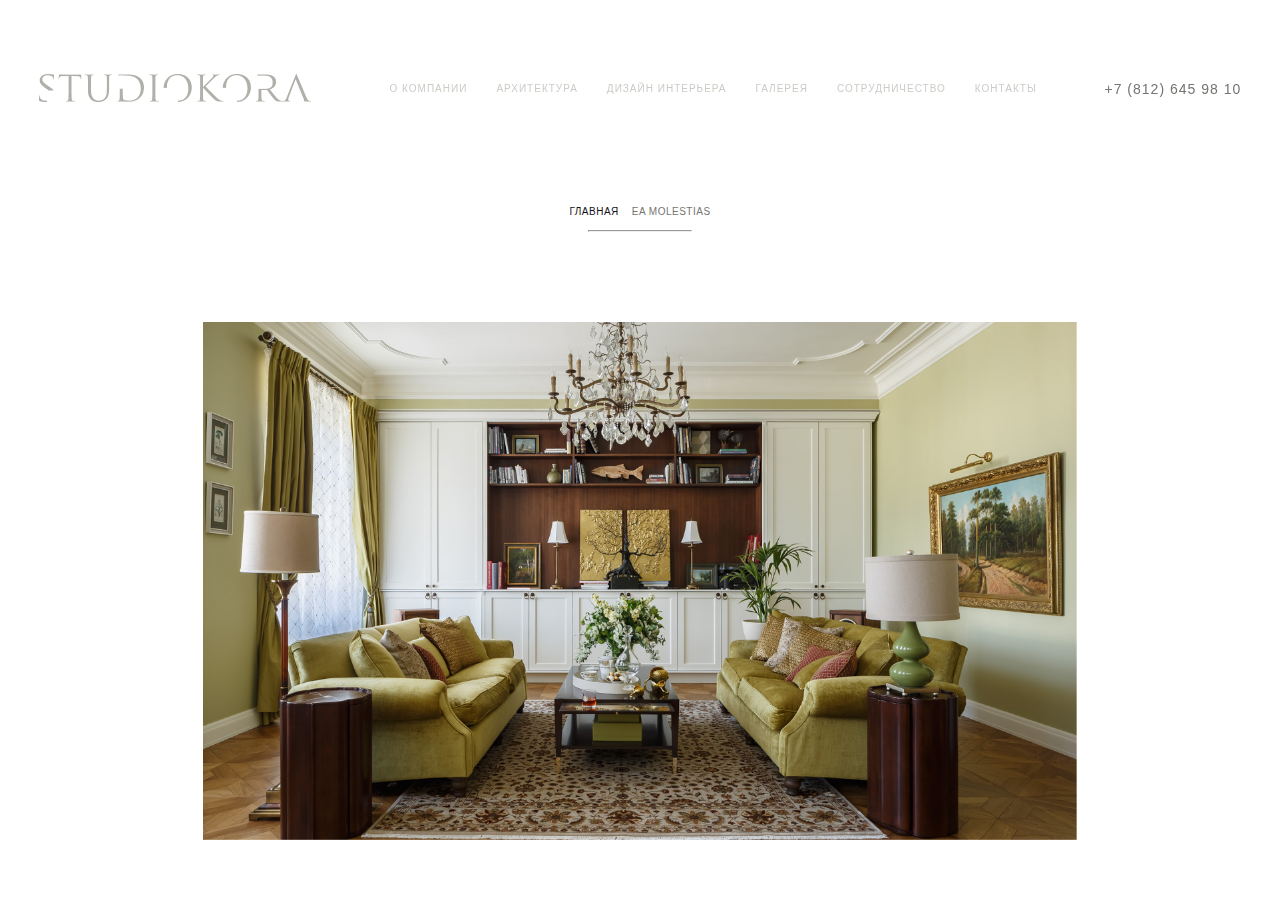
<file: ea_molestias.html>
<!DOCTYPE html>
<html lang="en">
  <head>
    <meta charset="UTF-8" />
    <meta http-equiv="X-UA-Compatible" content="IE=edge" />
    <meta name="viewport" content="width=device-width, initial-scale=1.0" />
    <title>Document</title>
    <link rel="stylesheet" href="/ea_molestias.css" />
  </head>
  <header>
    <nav class="header_navbar">
      <img class="navbarLogo" src="./assets/logo/Vector.png" alt="" />
      <ul class="navLinks">
        <li><a href="">О КОМПАНИИ</a></li>
        <li><a href="">АРХИТЕКТУРА</a></li>
        <li><a href="">ДИЗАЙН ИНТЕРЬЕРА</a></li>
        <li><a href="">ГАЛЕРЕЯ</a></li>
        <li><a href="">СОТРУДНИЧЕСТВО</a></li>
        <li><a href="">КОНТАКТЫ</a></li>
      </ul>
      <div>
        <p class="navPhone">+7 (812) 645 98 10</p>
      </div>
    </nav>
    <nav class="header_mobile_navbar">
      <img src="./assets/logo/phone.png" alt="" id="callBtn" />
      <img
        class="mobileNavbarLogo"
        src="./assets/logo/Vector.png"
        alt=""
        id="navbarMobileLogo"
      />
      <img src="./assets/logo/burger.png" id="closeBtn" alt="" />
    </nav>
    <section class="header_mobile_menu">
      <ul class="menu">
        <li><a href="">О КОМПАНИИ</a></li>
        <li><a href="">АРХИТЕКТУРА</a></li>
        <li><a href="">ДИЗАЙН ИНТЕРЬЕРА</a></li>
        <li><a href="">ГАЛЕРЕЯ</a></li>
        <li><a href="">СОТРУДНИЧЕСТВО</a></li>
        <li><a href="">КОНТАКТЫ</a></li>
      </ul>
      <p>санкт-петербург, ул. зверинская 33, офис 13</p>
      <ul class="links">
        <li>
          <a href=""><img src="./assets/logo/facebook.png" alt="" /></a>
        </li>
        <li>
          <a href=""><img src="./assets/logo/youtube.png" alt="" /></a>
        </li>
        <li>
          <a href=""><img src="./assets/logo/instagram.png" alt="" /></a>
        </li>
      </ul>
    </section>
    <section class="siteMap">
      <ul>
        <li><a href="./index.html">Главная</a></li>
        <li><a href="./ea_molestias.html" id="current">Ea molestias</a></li>
      </ul>
      <hr width="8%" />
    </section>
  </header>
  <main class="main" id="3">
      <h1></h1>
      <div class="main-text">
        <p></p>
      </div>
    </div>
    <img src="./assets/projects/Rectangle 27.jpg" alt="" />
  </main>
  <body>
    <script src="./scripts/fetch_page.js"></script>
    <script src="./scripts/mobile_menu.js"></script>
    <script src="./scripts/navScroll.js"></script>
  </body>
</html>
</file>
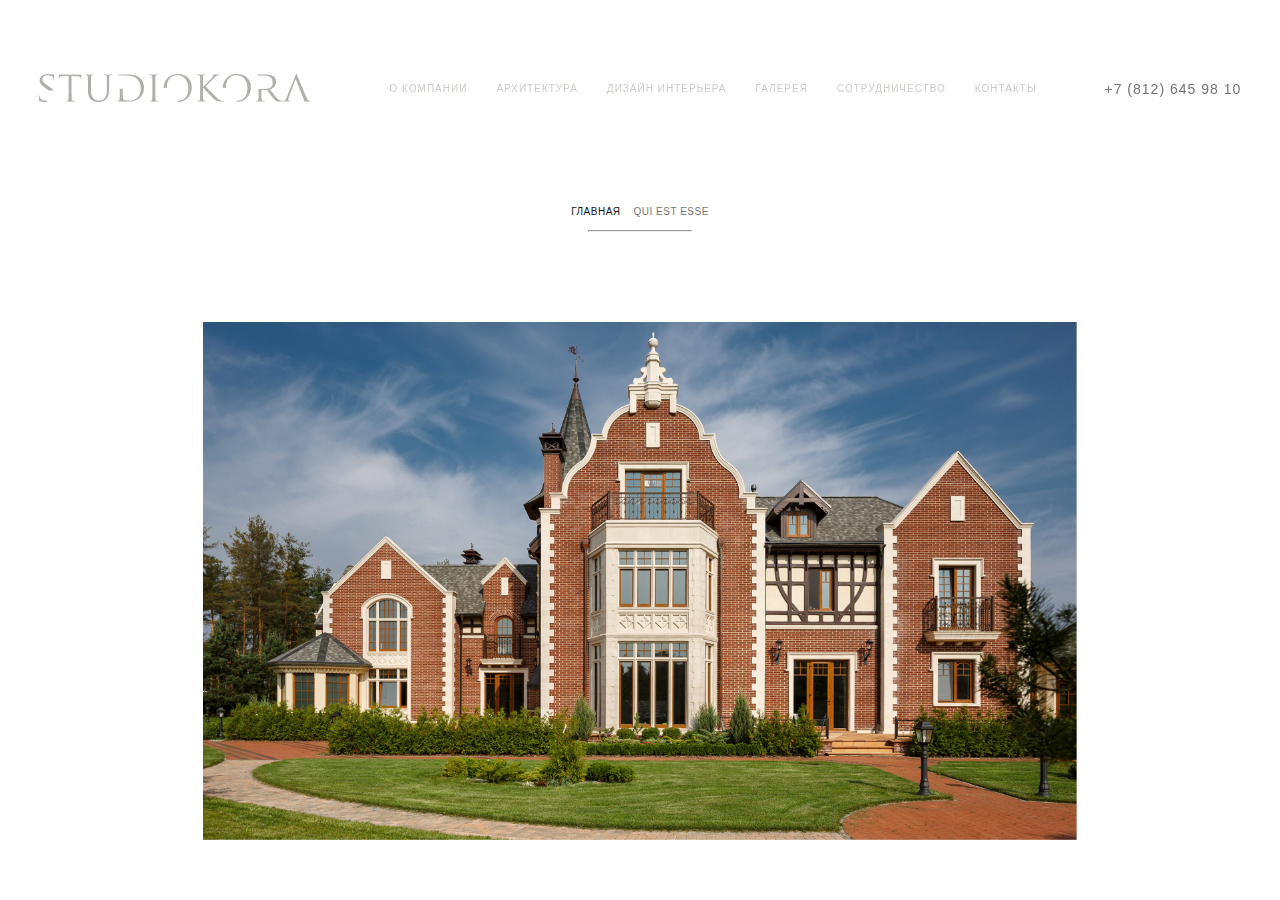
<file: est_rerum.html>
<!DOCTYPE html>
<html lang="en">
  <head>
    <meta charset="UTF-8" />
    <meta http-equiv="X-UA-Compatible" content="IE=edge" />
    <meta name="viewport" content="width=device-width, initial-scale=1.0" />
    <title>Document</title>
    <link rel="stylesheet" href="/est_rerum.css" />
  </head>
  <header>
    <nav class="header_navbar">
      <img class="navbarLogo" src="./assets/logo/Vector.png" alt="" />
      <ul class="navLinks">
        <li><a href="">О КОМПАНИИ</a></li>
        <li><a href="">АРХИТЕКТУРА</a></li>
        <li><a href="">ДИЗАЙН ИНТЕРЬЕРА</a></li>
        <li><a href="">ГАЛЕРЕЯ</a></li>
        <li><a href="">СОТРУДНИЧЕСТВО</a></li>
        <li><a href="">КОНТАКТЫ</a></li>
      </ul>
      <div>
        <p class="navPhone">+7 (812) 645 98 10</p>
      </div>
    </nav>
    <nav class="header_mobile_navbar">
      <img src="./assets/logo/phone.png" alt="" id="callBtn" />
      <img
        class="mobileNavbarLogo"
        src="./assets/logo/Vector.png"
        alt=""
        id="navbarMobileLogo"
      />
      <img src="./assets/logo/burger.png" id="closeBtn" alt="" />
    </nav>
    <section class="header_mobile_menu">
      <ul class="menu">
        <li><a href="">О КОМПАНИИ</a></li>
        <li><a href="">АРХИТЕКТУРА</a></li>
        <li><a href="">ДИЗАЙН ИНТЕРЬЕРА</a></li>
        <li><a href="">ГАЛЕРЕЯ</a></li>
        <li><a href="">СОТРУДНИЧЕСТВО</a></li>
        <li><a href="">КОНТАКТЫ</a></li>
      </ul>
      <p>санкт-петербург, ул. зверинская 33, офис 13</p>
      <ul class="links">
        <li>
          <a href=""><img src="./assets/logo/facebook.png" alt="" /></a>
        </li>
        <li>
          <a href=""><img src="./assets/logo/youtube.png" alt="" /></a>
        </li>
        <li>
          <a href=""><img src="./assets/logo/instagram.png" alt="" /></a>
        </li>
      </ul>
    </section>
    <section class="siteMap">
      <ul>
        <li><a href="./index.html">Главная</a></li>
        <li><a href="./est_rerum.html" id="current">Qui Est Esse</a></li>
      </ul>
      <hr width="8%" />
    </section>
  </header>
  <main class="main" id="2">
      <h1></h1>
      <div class="main-text">
        <p></p>
      </div>
    </div>
    <img src="./assets/projects/Rectangle 26.jpg" alt="" />
  </main>
  <body>
    <script src="./scripts/fetch_page.js"></script>
    <script src="./scripts/mobile_menu.js"></script>
    <script src="./scripts/navScroll.js"></script>
  </body>
</html>
</file>
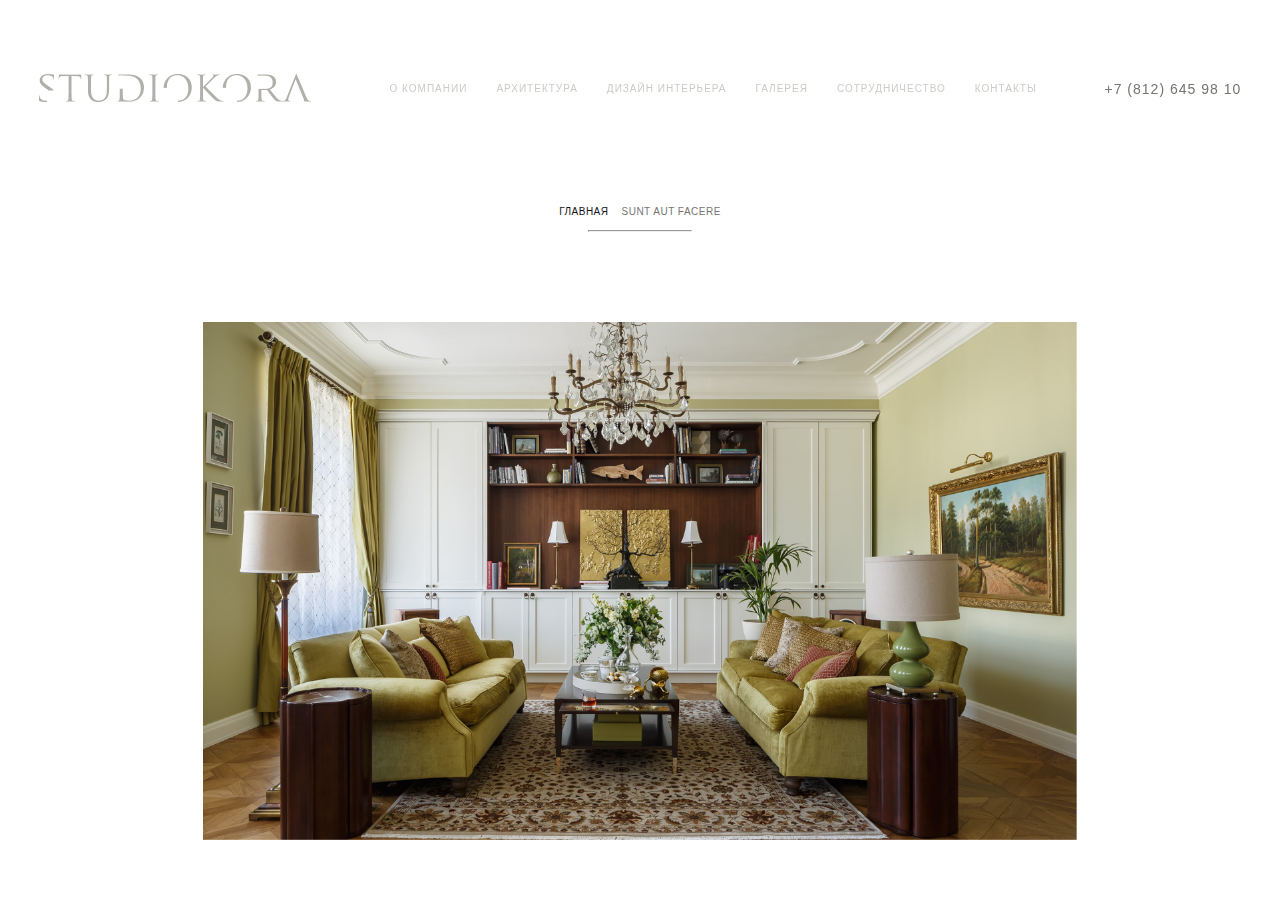
<file: sunt_aut_facere.html>
<!DOCTYPE html>
<html lang="en">
  <head>
    <meta charset="UTF-8" />
    <meta http-equiv="X-UA-Compatible" content="IE=edge" />
    <meta name="viewport" content="width=device-width, initial-scale=1.0" />
    <title>Document</title>
    <link rel="stylesheet" href="/sunt_aut_facere.css" />
  </head>
  <header>
    <nav class="header_navbar">
      <img class="navbarLogo" src="./assets/logo/Vector.png" alt="" />
      <ul class="navLinks">
        <li><a href="">О КОМПАНИИ</a></li>
        <li><a href="">АРХИТЕКТУРА</a></li>
        <li><a href="">ДИЗАЙН ИНТЕРЬЕРА</a></li>
        <li><a href="">ГАЛЕРЕЯ</a></li>
        <li><a href="">СОТРУДНИЧЕСТВО</a></li>
        <li><a href="">КОНТАКТЫ</a></li>
      </ul>
      <div>
        <p class="navPhone">+7 (812) 645 98 10</p>
      </div>
    </nav>
    <nav class="header_mobile_navbar">
      <img src="./assets/logo/phone.png" alt="" id="callBtn" />
      <img
        class="mobileNavbarLogo"
        src="./assets/logo/Vector.png"
        alt=""
        id="navbarMobileLogo"
      />
      <img src="./assets/logo/burger.png" id="closeBtn" alt="" />
    </nav>
    <section class="header_mobile_menu">
      <ul class="menu">
        <li><a href="">О КОМПАНИИ</a></li>
        <li><a href="">АРХИТЕКТУРА</a></li>
        <li><a href="">ДИЗАЙН ИНТЕРЬЕРА</a></li>
        <li><a href="">ГАЛЕРЕЯ</a></li>
        <li><a href="">СОТРУДНИЧЕСТВО</a></li>
        <li><a href="">КОНТАКТЫ</a></li>
      </ul>
      <p>санкт-петербург, ул. зверинская 33, офис 13</p>
      <ul class="links">
        <li>
          <a href=""><img src="./assets/logo/facebook.png" alt="" /></a>
        </li>
        <li>
          <a href=""><img src="./assets/logo/youtube.png" alt="" /></a>
        </li>
        <li>
          <a href=""><img src="./assets/logo/instagram.png" alt="" /></a>
        </li>
      </ul>
    </section>
    <section class="siteMap">
      <ul>
        <li><a href="./index.html">Главная</a></li>
        <li><a href="./sunt_aut_facere.html" id="current">Sunt aut facere</a></li>
      </ul>
      <hr width="8%" />
    </section>
  </header>
  <main class="main" id="1">
      <h1></h1>
      <div class="main-text">
        <p></p>
      </div>
    </div>
    <img src="./assets/projects/Rectangle 27.jpg" alt="" />
  </main>
  <body>
    <script src="./scripts/fetch_page.js"></script>
    <script src="./scripts/mobile_menu.js"></script>
    <script src="./scripts/navScroll.js"></script>
  </body>
</html>
</file>
<file: ea_molestias.css>
body {
  overflow-x: hidden;
  display: flex;
  flex-direction: column;
  margin: 0;
  padding: 0;
}

body h1,
h2 {
  font-family: "Cormorant Garamond", serif;
}
body p {
  font-family: "Roboto", sans-serif;
}

header p,
a {
  font-family: "Roboto", sans-serif;
}

body a,
ul {
  text-decoration: none;
  list-style: none;
}

body hr {
  margin: 0 auto;
}

.header_navbar {
  position: fixed;
  top: 0;
  width: 100%;
  z-index: 999999;
  display: flex;
  justify-content: space-evenly;
  align-items: center;
  padding-top: 66.5px;
  transition: 0.2s ease-in-out;
}

.header_navbar a {
  transition: 0.3s, ease-in-out;
}
.header_navbar_scroll {
  padding: 37px 0px;
  background-color: #ffffff;
}

.header_navbar ul {
  display: flex;
}

.header_navbar li {
  font-size: 15px;
  margin-right: 39px;
  letter-spacing: 1px;
}

.header_navbar a:hover {
  padding-bottom: 5px;
  color: #8f6b2d;
  line-height: 7px;
  text-decoration: line-through;
  transition: 0.3s ease-in-out;
}

.navLinks-scroll a {
  color: #131217;
}

.navLinks a {
  color: #cccbc6;
}

.navPhone {
  font-weight: 400;
  font-size: 18px;
  text-transform: uppercase;
  color: #757470;
  letter-spacing: 1px;
}

.navPhone-scroll {
  font-weight: 400;
  font-size: 18px;
  text-transform: uppercase;
  color: #131217;
  letter-spacing: 1px;
}

/* ***** MOBILE NAV ***** */

.header_mobile_navbar {
  position: fixed;
  top: 0;
  left: 0;
  right: 0;
  width: 70%;
  z-index: 999999;
  display: none;
  justify-content: space-between;
  align-items: center;
  padding: 42px 0px 42px 0px;
  margin: 0 auto;
  transition: 0.2s ease-in-out;
  border-bottom: 1px solid rgba(255, 255, 255, 0.15);
}
#callBtn {
  cursor: pointer;
  transition: 0.3s ease-in-out;
}
#callBtn {
  cursor: pointer;
  transition: 0.3s ease-in-out;
}
#closeBtn {
  cursor: pointer;
  transition: 0.3s ease-in-out;
}
#callBtn:hover {
  transform: scale(1.2);
  transition: 0.3s ease-in-out;
}
#closeBtn:hover {
  transform: scale(1.2);
}
.header_mobile_navbar_scroll {
  background-color: #e5e5e5;
  width: 100%;
  justify-content: space-evenly;
}
.header_mobile_menu ul {
  padding: 0;
}
.header_mobile_menu {
  position: fixed;
  display: none;
  flex-direction: column;
  justify-content: center;
  align-items: center;
  transform: translateX(-100%);
  top: 11%;
  left: 0;
  right: 0;
  z-index: 9999;
  background-color: #e5e5e5;
  transition: 0.2s ease-in-out;
}
.header_mobile_menu.showMobileMenu {
  transition: 0.2s ease-in-out;
  display: flex;
  animation: 0.7s forwards showMobileMenu;
}
@keyframes showMobileMenu {
  from {
    transform: translateX(-100%);
  }
  to {
    transform: translateX(0%);
  }
}

.header_mobile_menu.hideMobileMenu {
  transition: 0.2s ease-in-out;
  display: flex;
  animation: 0.7s forwards hideMobileMenu;
}
@keyframes hideMobileMenu {
  from {
    transform: translateX(0%);
  }
  to {
    transform: translateX(-100%);
  }
}

.header_mobile_menu p {
  margin: 0;
  font-size: 10px;
  font-weight: 400;
  letter-spacing: 0.3px;
  text-transform: uppercase;
}
.header_mobile_menu ul.menu {
  text-align: center;
  margin-bottom: 165px;
  margin-top: 140px;
}
.header_mobile_menu ul.menu li a {
  transition: 0.3s ease-in-out;
  font-size: 18px;
  letter-spacing: 1.55422px;
  color: #757470;
  line-height: 44px;
}
.header_mobile_menu ul.menu li a:hover {
  color: #b1afa9;
}
.header_mobile_menu ul.links {
  display: flex;
  margin-top: 19px;
}
.header_mobile_menu ul.links li:not(:first-child) {
  margin-left: 19px;
}

/* Site Map */
.siteMap {
  display: flex;
  flex-direction: column;
  align-items: center;
  justify-content: center;
  margin-top: 196px;
}
.siteMap hr {
  color: #ccbb9e;
}
.siteMap ul {
  display: flex;
  align-items: center;
  justify-content: space-evenly;
  margin-bottom: 13px;
  padding: 0;
  text-transform: uppercase;
  font-size: 10px;
  letter-spacing: 0.5px;
  font-weight: 400;
}
.siteMap ul li:nth-child(2) {
  margin-left: 13px;
}
.siteMap a {
  color: #131217;
}
#current {
  color: #757470;
}

/* Main */
.main {
  margin: auto;
  max-width: 874px;
  margin-bottom: 25px;
  padding: 20px;
}
.main-text {
  display: flex;
  justify-content: center;
}
.main h1 {
  text-align: center;
  font-size: 51px;
  font-weight: 600;
  text-transform: uppercase;
  letter-spacing: 12px;
  overflow: inherit;
}
.main p {
  font-size: 18px;
  line-height: 30px;
}
.main p::first-letter {
  text-transform: capitalize;
}
.main img {
  max-width: 874px;
}

@media screen and (orientation: portrait) {
  .main img {
    max-width: 100%;
  }
}

@media screen and (max-width: 1000px) {
  .main {
    margin: auto;
  }
  .main h1 {
    font-size: 6vw;
  }

  .main p {
    width: 100%;
    font-size: 15px;
    line-height: 20px;
  }
}

/* Mobile sizes */

/* Navbar */
@media screen and (min-width: 1000px) and (max-width: 1500px) {
  .header_navbar li {
    font-size: 10px;
    margin-right: 29px;
    letter-spacing: 1px;
  }
  .navPhone {
    font-size: 14px;
    letter-spacing: 1px;
  }
}

@media screen and (max-width: 1140px) {
  .header_navbar {
    display: none;
  }
  .header_mobile_navbar {
    display: flex;
  }
  .carousel-inner h2 {
    font-size: 24px;
    margin-left: 38px;
    width: 50%;
  }
  .carousel-inner p {
    font-size: 10px;
    width: 30%;
  }
  .projectText {
    display: flex;
    justify-content: space-between;
    margin: 0px 30px 0px 30px;
  }
  .projectText p {
    order: 1;
    margin: 0;
  }
  .projectText h2 {
    margin: 0;
  }
}

@media screen and (min-width: 1140px) {
  .header_mobile_menu.showMobileMenu {
    display: none;
  }
}

/* Header Main */
@media screen and (max-width: 550px) {
  .header_mobile_navbar #navbarMobileLogo {
    width: 50%;
  }
  .header_main p {
    font-weight: 300;
    font-size: 12px;
    line-height: 23px;
    letter-spacing: 4px;
    text-transform: uppercase;
  }
  .header_main h1 {
    letter-spacing: 12px;
    font-size: 32px;
    font-weight: 600;
    text-transform: uppercase;
  }
  .header {
    max-width: 100%;
    min-height: 733px;
  }
  .main h1 {
    font-size: 18px;
    text-align: center;
  }
  .main p {
    font-size: 12px;
    line-height: 16px;
  }
  .siteMap {
    margin-top: 130px;
  }
}
</file>
<file: est_rerum.css>
body {
  overflow-x: hidden;
  display: flex;
  flex-direction: column;
  margin: 0;
  padding: 0;
}

body h1,
h2 {
  font-family: "Cormorant Garamond", serif;
}
body p {
  font-family: "Roboto", sans-serif;
}

header p,
a {
  font-family: "Roboto", sans-serif;
}

body a,
ul {
  text-decoration: none;
  list-style: none;
}

body hr {
  margin: 0 auto;
}

.header_navbar {
  position: fixed;
  top: 0;
  width: 100%;
  z-index: 999999;
  display: flex;
  justify-content: space-evenly;
  align-items: center;
  padding-top: 66.5px;
  transition: 0.2s ease-in-out;
}

.header_navbar a {
  transition: 0.3s, ease-in-out;
}
.header_navbar_scroll {
  padding: 37px 0px;
  background-color: #ffffff;
}

.header_navbar ul {
  display: flex;
}

.header_navbar li {
  font-size: 15px;
  margin-right: 39px;
  letter-spacing: 1px;
}

.header_navbar a:hover {
  padding-bottom: 5px;
  color: #8f6b2d;
  line-height: 7px;
  text-decoration: line-through;
  transition: 0.3s ease-in-out;
}

.navLinks-scroll a {
  color: #131217;
}

.navLinks a {
  color: #cccbc6;
}

.navPhone {
  font-weight: 400;
  font-size: 18px;
  text-transform: uppercase;
  color: #757470;
  letter-spacing: 1px;
}

.navPhone-scroll {
  font-weight: 400;
  font-size: 18px;
  text-transform: uppercase;
  color: #131217;
  letter-spacing: 1px;
}

/* ***** MOBILE NAV ***** */

.header_mobile_navbar {
  position: fixed;
  top: 0;
  left: 0;
  right: 0;
  width: 70%;
  z-index: 999999;
  display: none;
  justify-content: space-between;
  align-items: center;
  padding: 42px 0px 42px 0px;
  margin: 0 auto;

  transition: 0.2s ease-in-out;
  border-bottom: 1px solid rgba(255, 255, 255, 0.15);
}
#callBtn {
  cursor: pointer;
  transition: 0.3s ease-in-out;
}
#callBtn {
  cursor: pointer;
  transition: 0.3s ease-in-out;
}
#closeBtn {
  cursor: pointer;
  transition: 0.3s ease-in-out;
}
#callBtn:hover {
  transform: scale(1.2);
  transition: 0.3s ease-in-out;
}
#closeBtn:hover {
  transform: scale(1.2);
}
.header_mobile_navbar_scroll {
  background-color: #e5e5e5;
  width: 100%;
  justify-content: space-evenly;
}
.header_mobile_menu ul {
  padding: 0;
}
.header_mobile_menu {
  position: fixed;
  display: none;
  flex-direction: column;
  justify-content: center;
  align-items: center;
  transform: translateX(-100%);
  top: 11%;
  left: 0;
  right: 0;
  z-index: 9999;
  background-color: #e5e5e5;
  transition: 0.2s ease-in-out;
}
.header_mobile_menu.showMobileMenu {
  transition: 0.2s ease-in-out;
  display: flex;
  animation: 0.7s forwards showMobileMenu;
}
@keyframes showMobileMenu {
  from {
    transform: translateX(-100%);
  }
  to {
    transform: translateX(0%);
  }
}

.header_mobile_menu.hideMobileMenu {
  transition: 0.2s ease-in-out;
  display: flex;
  animation: 0.7s forwards hideMobileMenu;
}
@keyframes hideMobileMenu {
  from {
    transform: translateX(0%);
  }
  to {
    transform: translateX(-100%);
  }
}

.header_mobile_menu p {
  margin: 0;
  font-size: 10px;
  font-weight: 400;
  letter-spacing: 0.3px;
  text-transform: uppercase;
}
.header_mobile_menu ul.menu {
  text-align: center;
  margin-bottom: 165px;
  margin-top: 140px;
}
.header_mobile_menu ul.menu li a {
  transition: 0.3s ease-in-out;
  font-size: 18px;
  letter-spacing: 1.55422px;
  color: #757470;
  line-height: 44px;
}
.header_mobile_menu ul.menu li a:hover {
  color: #b1afa9;
}
.header_mobile_menu ul.links {
  display: flex;
  margin-top: 19px;
}
.header_mobile_menu ul.links li:not(:first-child) {
  margin-left: 19px;
}

/* Site Map */
.siteMap {
  display: flex;
  flex-direction: column;
  align-items: center;
  justify-content: center;
  margin-top: 196px;
}
.siteMap hr {
  color: #ccbb9e;
}
.siteMap ul {
  display: flex;
  align-items: center;
  justify-content: space-evenly;
  margin-bottom: 13px;
  padding: 0;
  text-transform: uppercase;
  font-size: 10px;
  letter-spacing: 0.5px;
  font-weight: 400;
}
.siteMap ul li:nth-child(2) {
  margin-left: 13px;
}
.siteMap a {
  color: #131217;
}
#current {
  color: #757470;
}

/* Main */
.main {
  margin: auto;
  max-width: 874px;
  margin-bottom: 25px;
  padding: 20px;
}
.main-text {
  display: flex;
  justify-content: center;
}
.main h1 {
  text-align: center;
  font-size: 51px;
  font-weight: 600;
  text-transform: uppercase;
  letter-spacing: 12px;
  overflow: inherit;
}
.main p {
  font-size: 18px;
  line-height: 30px;
}
.main p::first-letter {
  text-transform: capitalize;
}
.main img {
  max-width: 874px;
}

@media screen and (orientation: portrait) {
  .main img {
    max-width: 100%;
  }
}

@media screen and (max-width: 1000px) {
  .main {
    margin: auto;
  }
  .main h1 {
    font-size: 6vw;
  }

  .main p {
    width: 100%;
    font-size: 15px;
    line-height: 20px;
  }
}

/* Mobile sizes */

/* Navbar */
@media screen and (min-width: 1000px) and (max-width: 1500px) {
  .header_navbar li {
    font-size: 10px;
    margin-right: 29px;
    letter-spacing: 1px;
  }
  .navPhone {
    font-size: 14px;
    letter-spacing: 1px;
  }
}

@media screen and (max-width: 1140px) {
  .header_navbar {
    display: none;
  }
  .header_mobile_navbar {
    display: flex;
  }
  .carousel-inner h2 {
    font-size: 24px;
    margin-left: 38px;
    width: 50%;
  }
  .carousel-inner p {
    font-size: 10px;
    width: 30%;
  }
  .projectText {
    display: flex;
    justify-content: space-between;
    margin: 0px 30px 0px 30px;
  }
  .projectText p {
    order: 1;
    margin: 0;
  }
  .projectText h2 {
    margin: 0;
  }
}

@media screen and (min-width: 1140px) {
  .header_mobile_menu.showMobileMenu {
    display: none;
  }
}

/* Header Main */
@media screen and (max-width: 550px) {
  .header_mobile_navbar #navbarMobileLogo {
    width: 50%;
  }
  .header_main p {
    font-weight: 300;
    font-size: 12px;
    line-height: 23px;
    letter-spacing: 4px;
    text-transform: uppercase;
  }
  .header_main h1 {
    letter-spacing: 12px;
    font-size: 32px;
    font-weight: 600;
    text-transform: uppercase;
  }
  .header {
    max-width: 100%;
    min-height: 733px;
  }
  .main h1 {
    font-size: 18px;
    text-align: center;
  }
  .main p {
    font-size: 12px;
    line-height: 16px;
  }
  .siteMap {
    margin-top: 130px;
  }
}
</file>
<file: sunt_aut_facere.css>
body {
  overflow-x: hidden;
  display: flex;
  flex-direction: column;
  margin: 0;
  padding: 0;
}

body h1,
h2 {
  font-family: "Cormorant Garamond", serif;
}
body p {
  font-family: "Roboto", sans-serif;
}

header p,
a {
  font-family: "Roboto", sans-serif;
}

body a,
ul {
  text-decoration: none;
  list-style: none;
}

body hr {
  margin: 0 auto;
}

.header_navbar {
  position: fixed;
  top: 0;
  width: 100%;
  z-index: 999999;
  display: flex;
  justify-content: space-evenly;
  align-items: center;
  padding-top: 66.5px;
  transition: 0.2s ease-in-out;
}

.header_navbar a {
  transition: 0.3s, ease-in-out;
}
.header_navbar_scroll {
  padding: 37px 0px;
  background-color: #ffffff;
}

.header_navbar ul {
  display: flex;
}

.header_navbar li {
  font-size: 15px;
  margin-right: 39px;
  letter-spacing: 1px;
}

.header_navbar a:hover {
  padding-bottom: 5px;
  color: #8f6b2d;
  line-height: 7px;
  text-decoration: line-through;
  transition: 0.3s ease-in-out;
}

.navLinks-scroll a {
  color: #131217;
}

.navLinks a {
  color: #cccbc6;
}

.navPhone {
  font-weight: 400;
  font-size: 18px;
  text-transform: uppercase;
  color: #757470;
  letter-spacing: 1px;
}

.navPhone-scroll {
  font-weight: 400;
  font-size: 18px;
  text-transform: uppercase;
  color: #131217;
  letter-spacing: 1px;
}

/* ***** MOBILE NAV ***** */

.header_mobile_navbar {
  position: fixed;
  top: 0;
  left: 0;
  right: 0;
  width: 70%;
  z-index: 999999;
  display: none;
  justify-content: space-between;
  align-items: center;
  padding: 42px 0px 42px 0px;
  margin: 0 auto;

  transition: 0.2s ease-in-out;
  border-bottom: 1px solid rgba(255, 255, 255, 0.15);
}
#callBtn {
  cursor: pointer;
  transition: 0.3s ease-in-out;
}
#callBtn {
  cursor: pointer;
  transition: 0.3s ease-in-out;
}
#closeBtn {
  cursor: pointer;
  transition: 0.3s ease-in-out;
}
#callBtn:hover {
  transform: scale(1.2);
  transition: 0.3s ease-in-out;
}
#closeBtn:hover {
  transform: scale(1.2);
}
.header_mobile_navbar_scroll {
  background-color: #e5e5e5;
  width: 100%;
  justify-content: space-evenly;
}
.header_mobile_menu ul {
  padding: 0;
}
.header_mobile_menu {
  position: fixed;
  display: none;
  flex-direction: column;
  justify-content: center;
  align-items: center;
  transform: translateX(-100%);
  top: 11%;
  left: 0;
  right: 0;
  z-index: 9999;
  background-color: #e5e5e5;
  transition: 0.2s ease-in-out;
}
.header_mobile_menu.showMobileMenu {
  transition: 0.2s ease-in-out;
  display: flex;
  animation: 0.7s forwards showMobileMenu;
}
@keyframes showMobileMenu {
  from {
    transform: translateX(-100%);
  }
  to {
    transform: translateX(0%);
  }
}

.header_mobile_menu.hideMobileMenu {
  transition: 0.2s ease-in-out;
  display: flex;
  animation: 0.7s forwards hideMobileMenu;
}
@keyframes hideMobileMenu {
  from {
    transform: translateX(0%);
  }
  to {
    transform: translateX(-100%);
  }
}

.header_mobile_menu p {
  margin: 0;
  font-size: 10px;
  font-weight: 400;
  letter-spacing: 0.3px;
  text-transform: uppercase;
}
.header_mobile_menu ul.menu {
  text-align: center;
  margin-bottom: 165px;
  margin-top: 140px;
}
.header_mobile_menu ul.menu li a {
  transition: 0.3s ease-in-out;
  font-size: 18px;
  letter-spacing: 1.55422px;
  color: #757470;
  line-height: 44px;
}
.header_mobile_menu ul.menu li a:hover {
  color: #b1afa9;
}
.header_mobile_menu ul.links {
  display: flex;
  margin-top: 19px;
}
.header_mobile_menu ul.links li:not(:first-child) {
  margin-left: 19px;
}

/* Site Map */
.siteMap {
  display: flex;
  flex-direction: column;
  align-items: center;
  justify-content: center;
  margin-top: 196px;
}
.siteMap hr {
  color: #ccbb9e;
}
.siteMap ul {
  display: flex;
  align-items: center;
  justify-content: space-evenly;
  margin-bottom: 13px;
  padding: 0;
  text-transform: uppercase;
  font-size: 10px;
  letter-spacing: 0.5px;
  font-weight: 400;
}
.siteMap ul li:nth-child(2) {
  margin-left: 13px;
}
.siteMap a {
  color: #131217;
}
#current {
  color: #757470;
}

/* Main */
.main {
  margin: auto;
  max-width: 874px;
  margin-bottom: 25px;
  padding: 20px;
}
.main-text {
  display: flex;
  justify-content: center;
}
.main h1 {
  text-align: center;
  font-size: 51px;
  font-weight: 600;
  text-transform: uppercase;
  letter-spacing: 12px;
  overflow: inherit;
}
.main p {
  font-size: 18px;
  line-height: 30px;
}
.main p::first-letter {
  text-transform: capitalize;
}
.main img {
  max-width: 874px;
}

@media screen and (orientation: portrait) {
  .main img {
    max-width: 100%;
  }
}

@media screen and (max-width: 1000px) {
  .main {
    margin: auto;
  }
  .main h1 {
    font-size: 6vw;
  }

  .main p {
    width: 100%;
    font-size: 15px;
    line-height: 20px;
  }
}

/* Mobile sizes */

/* Navbar */
@media screen and (min-width: 1000px) and (max-width: 1500px) {
  .header_navbar li {
    font-size: 10px;
    margin-right: 29px;
    letter-spacing: 1px;
  }
  .navPhone {
    font-size: 14px;
    letter-spacing: 1px;
  }
}

@media screen and (max-width: 1140px) {
  .header_navbar {
    display: none;
  }
  .header_mobile_navbar {
    display: flex;
  }
  .carousel-inner h2 {
    font-size: 24px;
    margin-left: 38px;
    width: 50%;
  }
  .carousel-inner p {
    font-size: 10px;
    width: 30%;
  }
  .projectText {
    display: flex;
    justify-content: space-between;
    margin: 0px 30px 0px 30px;
  }
  .projectText p {
    order: 1;
    margin: 0;
  }
  .projectText h2 {
    margin: 0;
  }
}

@media screen and (min-width: 1140px) {
  .header_mobile_menu.showMobileMenu {
    display: none;
  }
}

/* Header Main */
@media screen and (max-width: 550px) {
  .header_mobile_navbar #navbarMobileLogo {
    width: 50%;
  }
  .header_main p {
    font-weight: 300;
    font-size: 12px;
    line-height: 23px;
    letter-spacing: 4px;
    text-transform: uppercase;
  }
  .header_main h1 {
    letter-spacing: 12px;
    font-size: 32px;
    font-weight: 600;
    text-transform: uppercase;
  }
  .header {
    max-width: 100%;
    min-height: 733px;
  }
  .main h1 {
    font-size: 18px;
    text-align: center;
  }
  .main p {
    font-size: 12px;
    line-height: 16px;
  }
  .siteMap {
    margin-top: 130px;
  }
}
</file>
